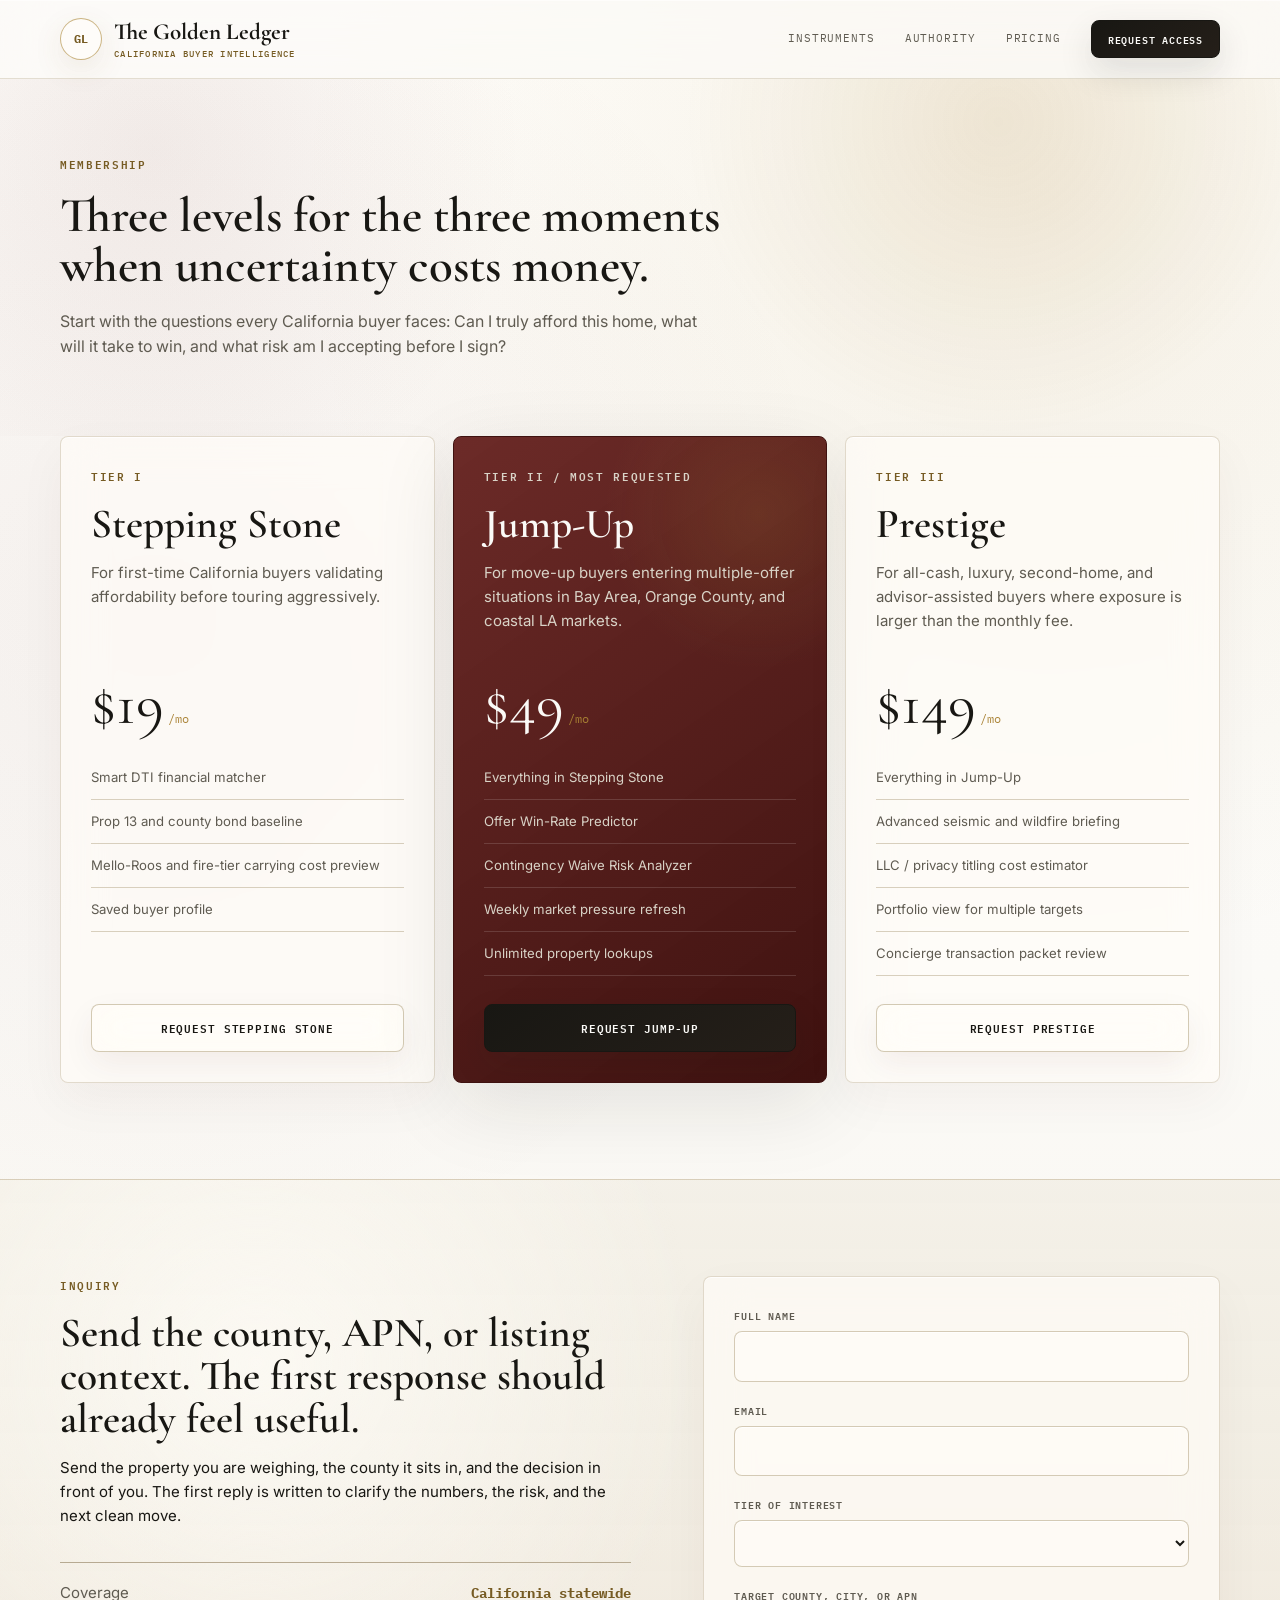
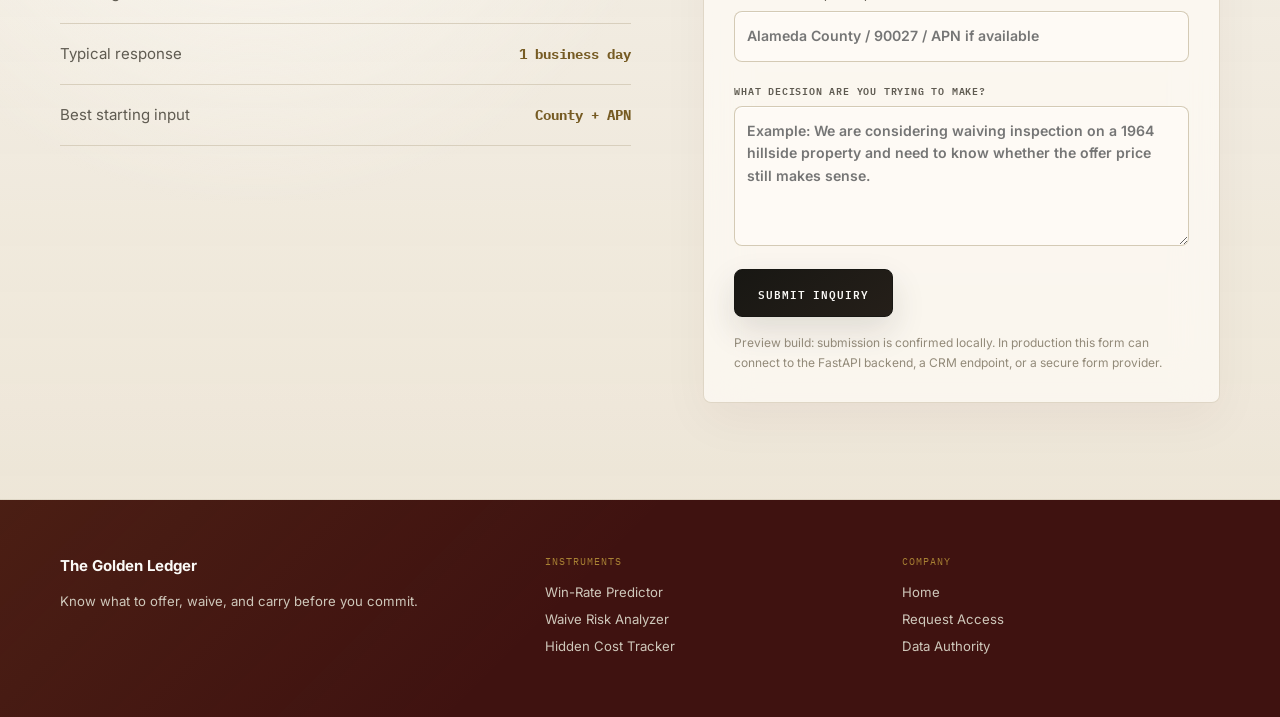
<file: golden-ledger/pricing.html>
<!doctype html>
<html lang="en">
<head>
  <meta charset="utf-8">
  <meta name="viewport" content="width=device-width, initial-scale=1">
  <title>Pricing & Inquiry | The Golden Ledger</title>
  <meta name="description" content="Three Golden Ledger membership tiers for California buyers, from first offer to private transaction review.">
  <link rel="stylesheet" href="assets/style.css">
</head>
<body>
  <header class="site-header">
    <div class="shell nav">
      <a class="brand" href="index.html"><span class="brand-mark">GL</span><span>The Golden Ledger<small>California Buyer Intelligence</small></span></a>
      <button class="nav-toggle" type="button" aria-label="Open menu" aria-expanded="false"><span></span><span></span></button>
      <nav class="nav-links">
        <a href="index.html#instruments">Instruments</a>
        <a href="index.html#authority">Authority</a>
        <a href="pricing.html">Pricing</a>
        <a href="#inquiry" class="button button-small">Request Access</a>
      </nav>
    </div>
  </header>

  <main>
    <section class="page-hero">
      <div class="shell">
        <p class="eyebrow">Membership</p>
        <h1>Three levels for the three moments when uncertainty costs money.</h1>
        <p class="lead">Start with the questions every California buyer faces: Can I truly afford this home, what will it take to win, and what risk am I accepting before I sign?</p>
      </div>
    </section>

    <section class="section no-top">
      <div class="shell pricing-grid">
        <article class="price-card" id="stepping-stone">
          <p class="eyebrow">Tier I</p>
          <h2>Stepping Stone</h2>
          <p class="audience">For first-time California buyers validating affordability before touring aggressively.</p>
          <div class="price">$19<span>/mo</span></div>
          <ul>
            <li>Smart DTI financial matcher</li>
            <li>Prop 13 and county bond baseline</li>
            <li>Mello-Roos and fire-tier carrying cost preview</li>
            <li>Saved buyer profile</li>
          </ul>
          <a class="button button-quiet tier-select" href="#inquiry" data-tier="Stepping Stone">Request Stepping Stone</a>
        </article>

        <article class="price-card featured" id="jump-up">
          <p class="eyebrow">Tier II / Most Requested</p>
          <h2>Jump-Up</h2>
          <p class="audience">For move-up buyers entering multiple-offer situations in Bay Area, Orange County, and coastal LA markets.</p>
          <div class="price">$49<span>/mo</span></div>
          <ul>
            <li>Everything in Stepping Stone</li>
            <li>Offer Win-Rate Predictor</li>
            <li>Contingency Waive Risk Analyzer</li>
            <li>Weekly market pressure refresh</li>
            <li>Unlimited property lookups</li>
          </ul>
          <a class="button tier-select" href="#inquiry" data-tier="Jump-Up">Request Jump-Up</a>
        </article>

        <article class="price-card" id="prestige">
          <p class="eyebrow">Tier III</p>
          <h2>Prestige</h2>
          <p class="audience">For all-cash, luxury, second-home, and advisor-assisted buyers where exposure is larger than the monthly fee.</p>
          <div class="price">$149<span>/mo</span></div>
          <ul>
            <li>Everything in Jump-Up</li>
            <li>Advanced seismic and wildfire briefing</li>
            <li>LLC / privacy titling cost estimator</li>
            <li>Portfolio view for multiple targets</li>
            <li>Concierge transaction packet review</li>
          </ul>
          <a class="button button-quiet tier-select" href="#inquiry" data-tier="Prestige">Request Prestige</a>
        </article>
      </div>
    </section>

    <section id="inquiry" class="section paper-panel">
      <div class="shell inquiry-grid">
        <div>
          <p class="eyebrow">Inquiry</p>
          <h2>Send the county, APN, or listing context. The first response should already feel useful.</h2>
          <p>Send the property you are weighing, the county it sits in, and the decision in front of you. The first reply is written to clarify the numbers, the risk, and the next clean move.</p>
          <div class="ledger-lines large">
            <div><span>Coverage</span><strong>California statewide</strong></div>
            <div><span>Typical response</span><strong>1 business day</strong></div>
            <div><span>Best starting input</span><strong>County + APN</strong></div>
          </div>
        </div>

        <form class="inquiry-form" id="inquiryForm">
          <label>Full name<input id="name" name="name" autocomplete="name" required></label>
          <label>Email<input id="email" name="email" type="email" autocomplete="email" required></label>
          <label>Tier of interest
            <select id="tierInterest" name="tierInterest" data-no-default aria-label="Tier of interest">
              <option value="Stepping Stone">Stepping Stone</option>
              <option value="Jump-Up">Jump-Up</option>
              <option value="Prestige">Prestige</option>
              <option value="Not sure yet">Not sure yet</option>
            </select>
          </label>
          <label>Target county, city, or APN<input id="target" name="target" placeholder="Alameda County / 90027 / APN if available"></label>
          <label>What decision are you trying to make?<textarea id="message" name="message" rows="5" placeholder="Example: We are considering waiving inspection on a 1964 hillside property and need to know whether the offer price still makes sense."></textarea></label>
          <button class="button" type="submit">Submit Inquiry</button>
          <p class="fine-print">Preview build: submission is confirmed locally. In production this form can connect to the FastAPI backend, a CRM endpoint, or a secure form provider.</p>
          <div class="form-success" id="formSuccess">Inquiry staged. In production, this would route to the membership team with the selected tier and property context.</div>
        </form>
      </div>
    </section>
  </main>

  <footer class="site-footer">
    <div class="shell footer-grid">
      <div><strong>The Golden Ledger</strong><p>Know what to offer, waive, and carry before you commit.</p></div>
      <div><span>Instruments</span><a href="instruments/win-rate.html">Win-Rate Predictor</a><a href="instruments/contingency-risk.html">Waive Risk Analyzer</a><a href="instruments/hidden-costs.html">Hidden Cost Tracker</a></div>
      <div><span>Company</span><a href="index.html">Home</a><a href="#inquiry">Request Access</a><a href="index.html#authority">Data Authority</a></div>
    </div>
  </footer>

  <script src="assets/main.js"></script>
</body>
</html>
</file>
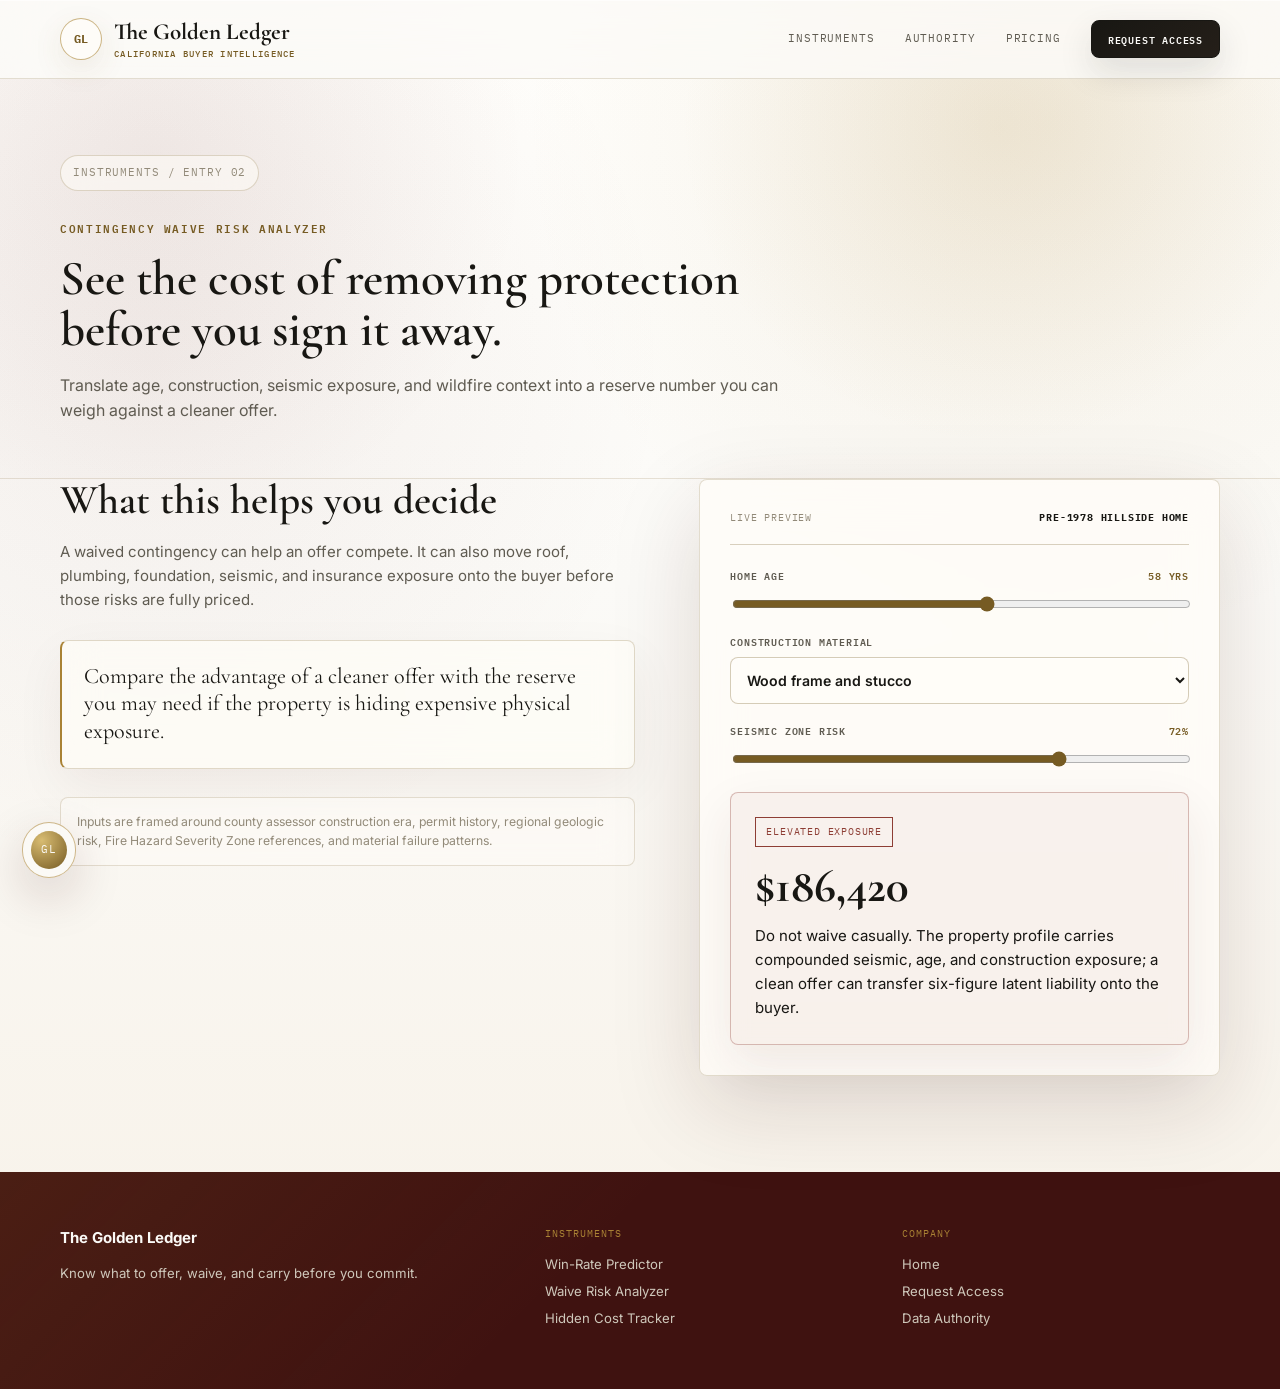
<file: golden-ledger/instruments/contingency-risk.html>
<!doctype html>
<html lang="en">
<head>
  <meta charset="utf-8">
  <meta name="viewport" content="width=device-width, initial-scale=1">
  <title>Contingency Waive Risk Analyzer | The Golden Ledger</title>
  <meta name="description" content="Expected monetary liability simulation before waiving inspection or loan contingencies on a California home.">
  <link rel="stylesheet" href="../assets/style.css">
</head>
<body>
  <header class="site-header">
    <div class="shell nav">
      <a class="brand" href="../index.html"><span class="brand-mark">GL</span><span>The Golden Ledger<small>California Buyer Intelligence</small></span></a>
      <button class="nav-toggle" type="button" aria-label="Open menu" aria-expanded="false"><span></span><span></span></button>
      <nav class="nav-links">
        <a href="../index.html#instruments">Instruments</a>
        <a href="../index.html#authority">Authority</a>
        <a href="../pricing.html">Pricing</a>
        <a href="../pricing.html#inquiry" class="button button-small">Request Access</a>
      </nav>
    </div>
  </header>

  <main>
    <section class="page-hero instrument-hero">
      <div class="shell">
        <a class="breadcrumb" href="../index.html#instruments">Instruments / Entry 02</a>
        <p class="eyebrow">Contingency Waive Risk Analyzer</p>
        <h1>See the cost of removing protection before you sign it away.</h1>
        <p class="lead">Translate age, construction, seismic exposure, and wildfire context into a reserve number you can weigh against a cleaner offer.</p>
      </div>
    </section>

    <section class="section no-top">
      <div class="shell tool-grid">
        <div>
          <h2>What this helps you decide</h2>
          <p>A waived contingency can help an offer compete. It can also move roof, plumbing, foundation, seismic, and insurance exposure onto the buyer before those risks are fully priced.</p>
          <div class="callout">Compare the advantage of a cleaner offer with the reserve you may need if the property is hiding expensive physical exposure.</div>
          <div class="source-note">Inputs are framed around county assessor construction era, permit history, regional geologic risk, Fire Hazard Severity Zone references, and material failure patterns.</div>
        </div>

        <div class="tool-panel">
          <div class="tool-head"><span>Live Preview</span><strong>Pre-1978 Hillside Home</strong></div>
          <label>Home age <output id="ageOutput">58 yrs</output><input id="homeAge" type="range" min="5" max="100" step="1" value="58"></label>
          <label>Construction material
            <select id="material">
              <option>Wood frame and stucco</option>
              <option>Unreinforced masonry</option>
              <option>Concrete and steel</option>
            </select>
          </label>
          <label>Seismic zone risk <output id="seismicOutput">72%</output><input id="seismicRisk" type="range" min="0" max="100" step="1" value="72"></label>
          <div class="risk-readout">
            <span id="riskPill" class="status risk">Elevated Exposure</span>
            <strong id="emvValue">$168,000</strong>
            <p id="briefText">Do not waive casually. The property profile carries compounded seismic, age, and insurability exposure.</p>
          </div>
        </div>
      </div>
    </section>
  </main>

  <footer class="site-footer">
    <div class="shell footer-grid">
      <div><strong>The Golden Ledger</strong><p>Know what to offer, waive, and carry before you commit.</p></div>
      <div><span>Instruments</span><a href="win-rate.html">Win-Rate Predictor</a><a href="contingency-risk.html">Waive Risk Analyzer</a><a href="hidden-costs.html">Hidden Cost Tracker</a></div>
      <div><span>Company</span><a href="../index.html">Home</a><a href="../pricing.html#inquiry">Request Access</a><a href="../index.html#authority">Data Authority</a></div>
    </div>
  </footer>

  <a class="floating-logo" href="../index.html" aria-label="The Golden Ledger">
    <span>GL</span>
    <strong>The Golden Ledger</strong>
  </a>

  <script src="../assets/main.js"></script>
</body>
</html>
</file>
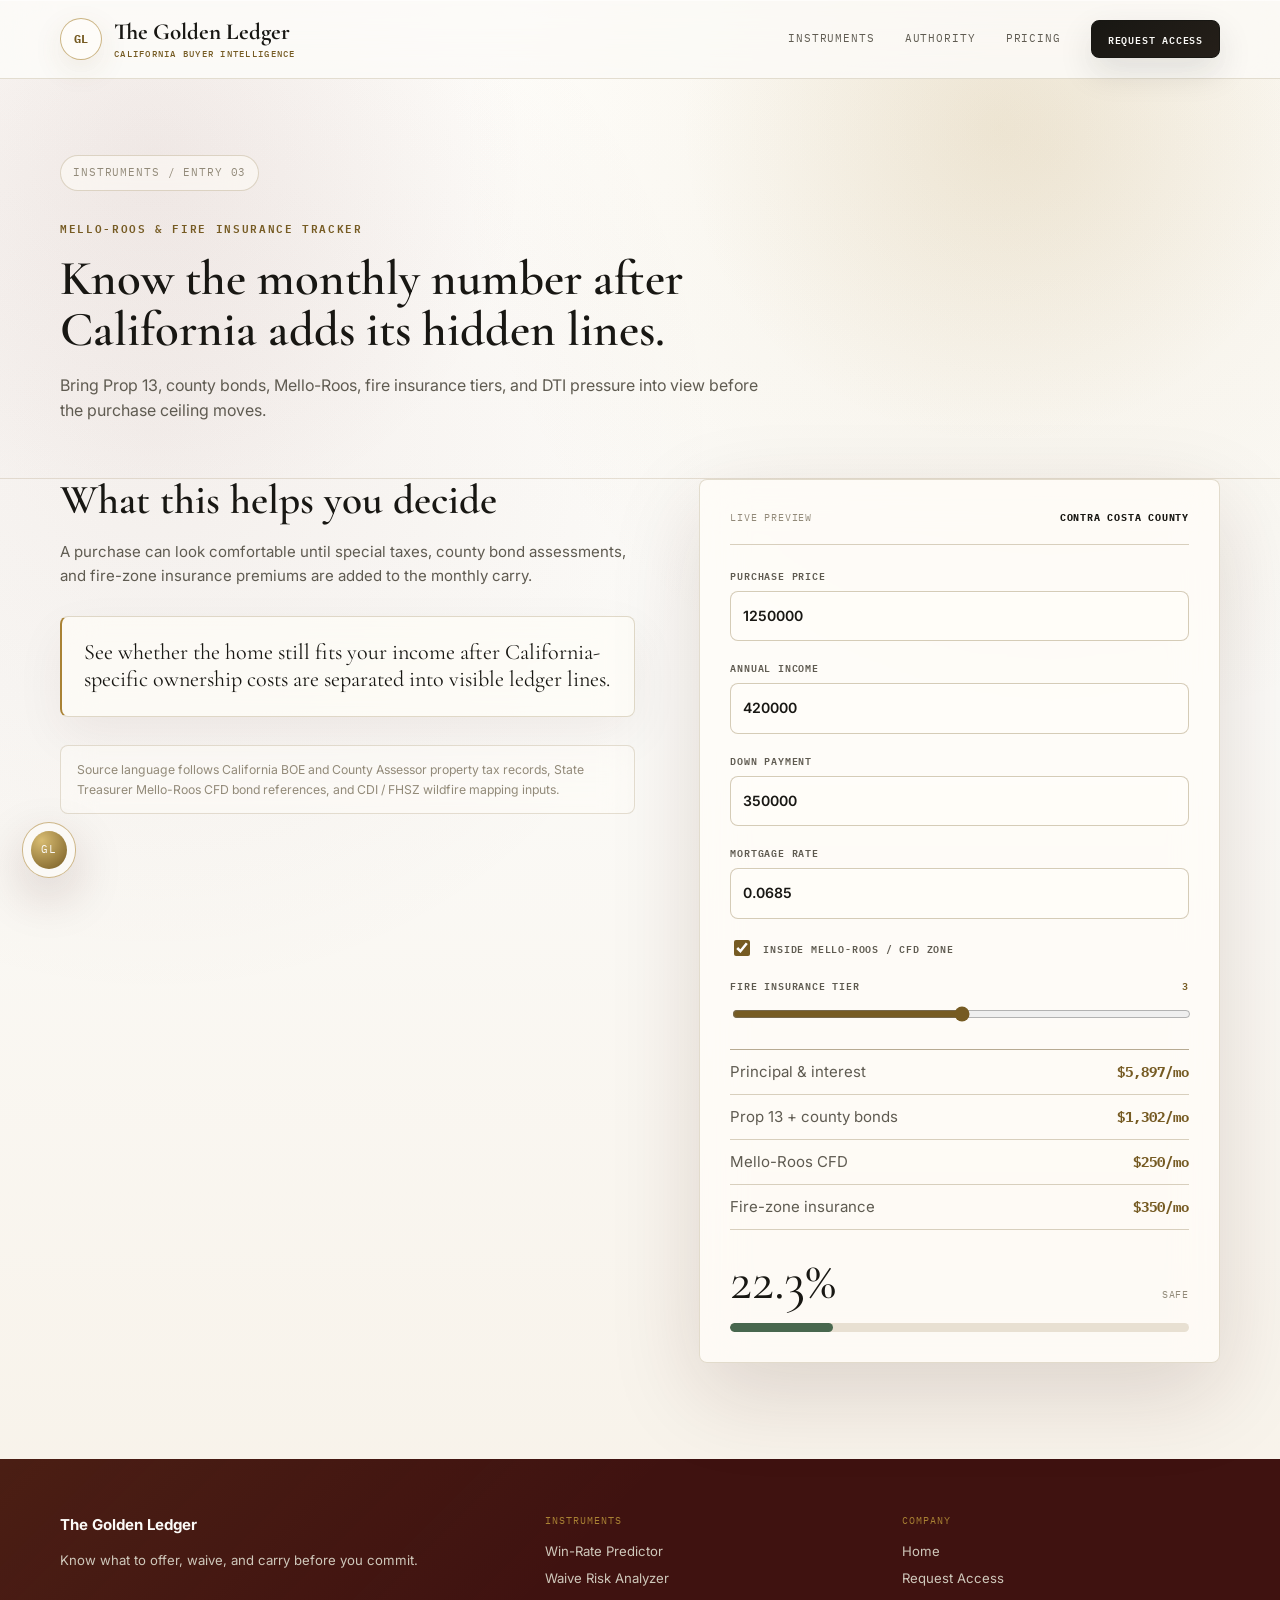
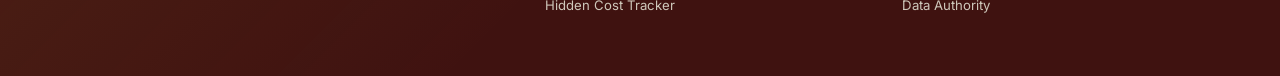
<file: golden-ledger/instruments/hidden-costs.html>
<!doctype html>
<html lang="en">
<head>
  <meta charset="utf-8">
  <meta name="viewport" content="width=device-width, initial-scale=1">
  <title>Mello-Roos & Fire Insurance Tracker | The Golden Ledger</title>
  <meta name="description" content="California hidden carrying cost calculator for Prop 13, Mello-Roos, fire insurance tiers, and DTI pressure.">
  <link rel="stylesheet" href="../assets/style.css">
</head>
<body>
  <header class="site-header">
    <div class="shell nav">
      <a class="brand" href="../index.html"><span class="brand-mark">GL</span><span>The Golden Ledger<small>California Buyer Intelligence</small></span></a>
      <button class="nav-toggle" type="button" aria-label="Open menu" aria-expanded="false"><span></span><span></span></button>
      <nav class="nav-links">
        <a href="../index.html#instruments">Instruments</a>
        <a href="../index.html#authority">Authority</a>
        <a href="../pricing.html">Pricing</a>
        <a href="../pricing.html#inquiry" class="button button-small">Request Access</a>
      </nav>
    </div>
  </header>

  <main>
    <section class="page-hero instrument-hero">
      <div class="shell">
        <a class="breadcrumb" href="../index.html#instruments">Instruments / Entry 03</a>
        <p class="eyebrow">Mello-Roos & Fire Insurance Tracker</p>
        <h1>Know the monthly number after California adds its hidden lines.</h1>
        <p class="lead">Bring Prop 13, county bonds, Mello-Roos, fire insurance tiers, and DTI pressure into view before the purchase ceiling moves.</p>
      </div>
    </section>

    <section class="section no-top">
      <div class="shell tool-grid">
        <div>
          <h2>What this helps you decide</h2>
          <p>A purchase can look comfortable until special taxes, county bond assessments, and fire-zone insurance premiums are added to the monthly carry.</p>
          <div class="callout">See whether the home still fits your income after California-specific ownership costs are separated into visible ledger lines.</div>
          <div class="source-note">Source language follows California BOE and County Assessor property tax records, State Treasurer Mello-Roos CFD bond references, and CDI / FHSZ wildfire mapping inputs.</div>
        </div>

        <div class="tool-panel">
          <div class="tool-head"><span>Live Preview</span><strong>Contra Costa County</strong></div>
          <label>Purchase price<input id="homePrice" type="number" value="1250000"></label>
          <label>Annual income<input id="annualIncome" type="number" value="420000"></label>
          <label>Down payment<input id="downPayment" type="number" value="350000"></label>
          <label>Mortgage rate<input id="mortgageRate" type="number" step="0.001" value="0.0685"></label>
          <label class="checkline"><input id="melloRoos" type="checkbox" checked> Inside Mello-Roos / CFD zone</label>
          <label>Fire insurance tier <output id="fireTierOutput">3</output><input id="fireTier" type="range" min="1" max="5" step="1" value="3"></label>
          <div class="ledger-lines large compact" id="costLines"></div>
          <div class="meter dti-meter">
            <div><span id="dtiValue">34.2%</span><small id="dtiStatus">Safe</small></div>
            <i><b id="dtiFill"></b></i>
          </div>
        </div>
      </div>
    </section>
  </main>

  <footer class="site-footer">
    <div class="shell footer-grid">
      <div><strong>The Golden Ledger</strong><p>Know what to offer, waive, and carry before you commit.</p></div>
      <div><span>Instruments</span><a href="win-rate.html">Win-Rate Predictor</a><a href="contingency-risk.html">Waive Risk Analyzer</a><a href="hidden-costs.html">Hidden Cost Tracker</a></div>
      <div><span>Company</span><a href="../index.html">Home</a><a href="../pricing.html#inquiry">Request Access</a><a href="../index.html#authority">Data Authority</a></div>
    </div>
  </footer>

  <a class="floating-logo" href="../index.html" aria-label="The Golden Ledger">
    <span>GL</span>
    <strong>The Golden Ledger</strong>
  </a>

  <script src="../assets/main.js"></script>
</body>
</html>
</file>
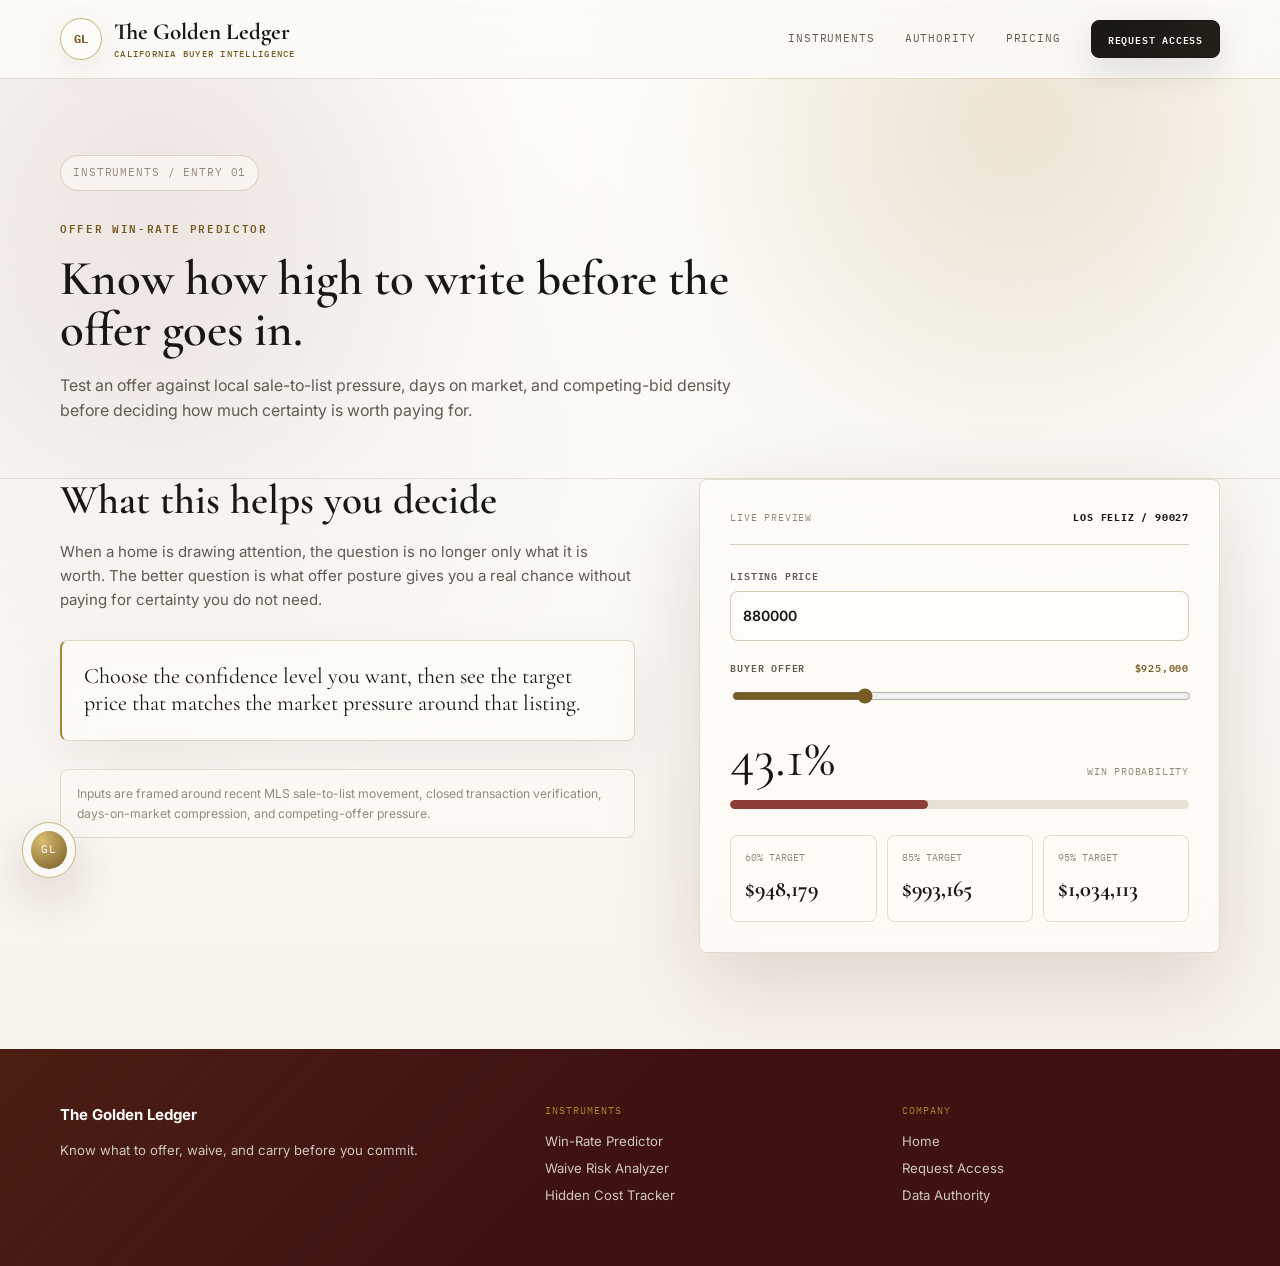
<file: golden-ledger/instruments/win-rate.html>
<!doctype html>
<html lang="en">
<head>
  <meta charset="utf-8">
  <meta name="viewport" content="width=device-width, initial-scale=1">
  <title>Offer Win-Rate Predictor | The Golden Ledger</title>
  <meta name="description" content="Offer win-rate simulation for California buyers using list price, days on market, sale-to-list ratio, and competitor pressure.">
  <link rel="stylesheet" href="../assets/style.css">
</head>
<body>
  <header class="site-header">
    <div class="shell nav">
      <a class="brand" href="../index.html"><span class="brand-mark">GL</span><span>The Golden Ledger<small>California Buyer Intelligence</small></span></a>
      <button class="nav-toggle" type="button" aria-label="Open menu" aria-expanded="false"><span></span><span></span></button>
      <nav class="nav-links">
        <a href="../index.html#instruments">Instruments</a>
        <a href="../index.html#authority">Authority</a>
        <a href="../pricing.html">Pricing</a>
        <a href="../pricing.html#inquiry" class="button button-small">Request Access</a>
      </nav>
    </div>
  </header>

  <main>
    <section class="page-hero instrument-hero">
      <div class="shell">
        <a class="breadcrumb" href="../index.html#instruments">Instruments / Entry 01</a>
        <p class="eyebrow">Offer Win-Rate Predictor</p>
        <h1>Know how high to write before the offer goes in.</h1>
        <p class="lead">Test an offer against local sale-to-list pressure, days on market, and competing-bid density before deciding how much certainty is worth paying for.</p>
      </div>
    </section>

    <section class="section no-top">
      <div class="shell tool-grid">
        <div>
          <h2>What this helps you decide</h2>
          <p>When a home is drawing attention, the question is no longer only what it is worth. The better question is what offer posture gives you a real chance without paying for certainty you do not need.</p>
          <div class="callout">Choose the confidence level you want, then see the target price that matches the market pressure around that listing.</div>
          <div class="source-note">Inputs are framed around recent MLS sale-to-list movement, closed transaction verification, days-on-market compression, and competing-offer pressure.</div>
        </div>

        <div class="tool-panel">
          <div class="tool-head"><span>Live Preview</span><strong>Los Feliz / 90027</strong></div>
          <label>Listing price<input id="listingPrice" type="number" value="880000"></label>
          <label>Buyer offer <output id="offerOutput">$925,000</output><input id="offerSlider" type="range" min="880000" max="1040000" step="2500" value="925000"></label>
          <div class="meter">
            <div><span id="winRate">85%</span><small>Win probability</small></div>
            <i><b id="winFill"></b></i>
          </div>
          <div class="result-grid" id="offerTargets"></div>
        </div>
      </div>
    </section>
  </main>

  <footer class="site-footer">
    <div class="shell footer-grid">
      <div><strong>The Golden Ledger</strong><p>Know what to offer, waive, and carry before you commit.</p></div>
      <div><span>Instruments</span><a href="win-rate.html">Win-Rate Predictor</a><a href="contingency-risk.html">Waive Risk Analyzer</a><a href="hidden-costs.html">Hidden Cost Tracker</a></div>
      <div><span>Company</span><a href="../index.html">Home</a><a href="../pricing.html#inquiry">Request Access</a><a href="../index.html#authority">Data Authority</a></div>
    </div>
  </footer>

  <a class="floating-logo" href="../index.html" aria-label="The Golden Ledger">
    <span>GL</span>
    <strong>The Golden Ledger</strong>
  </a>

  <script src="../assets/main.js"></script>
</body>
</html>
</file>
<file: golden-ledger/assets/style.css>
@import url("https://fonts.googleapis.com/css2?family=Cormorant+Garamond:wght@500;600;700&family=Inter:wght@400;500;600;700&family=IBM+Plex+Mono:wght@400;500;600&display=swap");

:root {
  --paper: #fbfaf7;
  --ivory: #f3efe6;
  --bone: #ebe3d3;
  --ink: #181713;
  --muted: #5f5b51;
  --faint: #928a79;
  --line: #d8cfbd;
  --line-dark: #b7aa92;
  --gold: #a98234;
  --gold-dark: #765b23;
  --oxblood: #641f1c;
  --oxblood-dark: #3f1210;
  --red-soft: #f2e5df;
  --navy: #641f1c;
  --green: #48674e;
  --amber: #9a7625;
  --red: #8e3e35;
  --glass: rgba(255, 253, 248, .68);
  --glass-strong: rgba(255, 253, 248, .86);
  --glass-red: rgba(100, 31, 28, .76);
  --hairline: rgba(118, 91, 35, .20);
  --shadow: 0 24px 80px rgba(31, 29, 23, .10);
  --shadow-soft: 0 18px 48px rgba(63, 18, 16, .09);
  --shadow-lift: 0 30px 90px rgba(63, 18, 16, .15);
  --display: "Cormorant Garamond", Georgia, serif;
  --body: "Inter", Arial, sans-serif;
  --mono: "IBM Plex Mono", monospace;
}

* { box-sizing: border-box; }
html { scroll-behavior: smooth; }
body {
  margin: 0;
  background:
    radial-gradient(circle at 82% 9%, rgba(169, 130, 52, .10), transparent 32%),
    radial-gradient(circle at 12% 26%, rgba(100, 31, 28, .055), transparent 34%),
    linear-gradient(180deg, #fffefb 0%, var(--paper) 42%, #f7f1e7 100%);
  color: var(--ink);
  font-family: var(--body);
  font-size: 15.04px;
  line-height: 1.6;
  -webkit-font-smoothing: antialiased;
}

a { color: inherit; text-decoration: none; }
button, input, select, textarea { font: inherit; }
img, svg { display: block; max-width: 100%; }

.shell {
  width: min(1160px, calc(100% - 40px));
  margin: 0 auto;
}

.site-header {
  position: sticky;
  top: 0;
  z-index: 30;
  background: rgba(251, 250, 247, .72);
  border-bottom: 1px solid rgba(118, 91, 35, .18);
  backdrop-filter: blur(24px) saturate(1.16);
  box-shadow: 0 1px 0 rgba(255, 255, 255, .62) inset;
}

.nav {
  min-height: 78px;
  display: flex;
  align-items: center;
  justify-content: space-between;
  gap: 24px;
}

.brand {
  display: inline-flex;
  align-items: center;
  gap: 12px;
  font-family: var(--display);
  font-size: 23px;
  font-weight: 700;
  line-height: 1;
}

.brand small {
  display: block;
  margin-top: 5px;
  font-family: var(--mono);
  font-size: 9px;
  font-weight: 500;
  letter-spacing: .14em;
  text-transform: uppercase;
  color: var(--gold-dark);
}

.brand-mark {
  width: 42px;
  height: 42px;
  border: 1px solid rgba(169, 130, 52, .60);
  background: rgba(255, 253, 248, .58);
  box-shadow: 0 10px 30px rgba(118, 91, 35, .10);
  display: grid;
  place-items: center;
  border-radius: 50%;
  font-family: var(--mono);
  font-size: 12px;
  color: var(--gold-dark);
}

.nav-links {
  display: flex;
  align-items: center;
  gap: 30px;
  font-family: var(--mono);
  font-size: 11px;
  letter-spacing: .08em;
  text-transform: uppercase;
}

.nav-links a:not(.button) {
  color: var(--muted);
  border-bottom: 1px solid transparent;
}

.nav-links a:not(.button):hover { color: var(--ink); border-color: var(--gold); }

.nav-toggle {
  display: none;
  width: 42px;
  height: 42px;
  border: 1px solid var(--line);
  background: transparent;
}

.nav-toggle span {
  display: block;
  width: 18px;
  height: 1px;
  margin: 5px auto;
  background: var(--ink);
}

.button {
  display: inline-flex;
  align-items: center;
  justify-content: center;
  min-height: 48px;
  padding: 0 23px;
  border: 1px solid var(--ink);
  border-radius: 8px;
  background: linear-gradient(145deg, var(--ink), #251f19);
  color: var(--paper);
  font-family: var(--mono);
  font-size: 11px;
  font-weight: 600;
  letter-spacing: .08em;
  text-transform: uppercase;
  cursor: pointer;
  box-shadow: 0 14px 34px rgba(24, 23, 19, .12);
  transition: transform .25s ease, box-shadow .25s ease, background .25s ease, color .25s ease, border-color .25s ease;
}

.button:hover {
  background: linear-gradient(145deg, var(--gold-dark), #8e6b28);
  border-color: var(--gold-dark);
  box-shadow: 0 18px 44px rgba(118, 91, 35, .22);
  transform: translateY(-1px);
}
.button-quiet {
  background: rgba(255, 253, 248, .56);
  color: var(--ink);
  border-color: rgba(118, 91, 35, .32);
  box-shadow: 0 12px 32px rgba(63, 18, 16, .06);
  backdrop-filter: blur(18px) saturate(1.08);
}
.button-quiet:hover { background: rgba(100, 31, 28, .92); color: var(--paper); border-color: var(--oxblood); }
.button-small { min-height: 38px; padding: 0 16px; font-size: 10px; }

.hero {
  padding: 46px 0 42px;
  border-bottom: 1px solid rgba(118, 91, 35, .18);
}

.hero-grid,
.strip-grid,
.proof-grid,
.tool-grid,
.inquiry-grid {
  display: grid;
  grid-template-columns: 1.05fr .95fr;
  gap: 72px;
  align-items: center;
}

.hero-copy { max-width: 690px; }

.hero-banner {
  position: relative;
  height: 172px;
  margin: 0 0 28px;
  overflow: hidden;
  border: 1px solid rgba(118, 91, 35, .22);
  border-radius: 8px;
  background: var(--ivory);
  box-shadow: 0 22px 64px rgba(63, 18, 16, .10);
  isolation: isolate;
}

.hero-banner img {
  width: 100%;
  height: 100%;
  object-fit: cover;
  object-position: 50% 53%;
  filter: saturate(.92) contrast(.98);
  transform: scale(1.012);
  transition: transform .85s ease, filter .85s ease;
}

.hero-banner::before,
.hero-banner::after {
  content: "";
  position: absolute;
  inset: 0;
  z-index: 1;
  pointer-events: none;
}

.hero-banner::before {
  background:
    linear-gradient(90deg, rgba(251, 250, 247, .88) 0%, rgba(251, 250, 247, .54) 38%, rgba(251, 250, 247, .18) 72%),
    linear-gradient(180deg, rgba(255, 253, 248, .30), rgba(100, 31, 28, .18));
}

.hero-banner::after {
  border-top: 3px solid rgba(169, 130, 52, .78);
  box-shadow: inset 0 -80px 90px rgba(251, 250, 247, .32);
}

.hero-banner figcaption {
  position: absolute;
  left: 18px;
  bottom: 15px;
  z-index: 2;
  margin: 0;
  max-width: calc(100% - 36px);
  color: var(--gold-dark);
  font-family: var(--mono);
  font-size: 10px;
  font-weight: 600;
  letter-spacing: .12em;
  text-transform: uppercase;
}

.hero-banner:hover img {
  filter: saturate(1) contrast(1.02);
  transform: scale(1.04);
}

.eyebrow {
  margin: 0 0 18px;
  color: var(--gold-dark);
  font-family: var(--mono);
  font-size: 11px;
  font-weight: 600;
  letter-spacing: .15em;
  text-transform: uppercase;
}

h1, h2, h3 {
  margin: 0;
  font-family: var(--display);
  font-weight: 600;
  line-height: 1.04;
  color: var(--ink);
}

h1 { font-size: 48.88px; max-width: 720px; }
h2 { font-size: 41.36px; }
h3 { font-size: 27.26px; }

.lead {
  margin: 18px 0 0;
  max-width: 640px;
  color: var(--muted);
  font-size: 15.98px;
  line-height: 1.56;
}

.hero-actions {
  margin-top: 24px;
  display: flex;
  gap: 12px;
  flex-wrap: wrap;
}

.hero-intel {
  position: relative;
  overflow: hidden;
  border: 1px solid rgba(118, 91, 35, .28);
  border-radius: 8px;
  background:
    linear-gradient(145deg, rgba(255, 253, 248, .84), rgba(242, 229, 223, .58)),
    rgba(255, 253, 248, .70);
  box-shadow: var(--shadow-lift);
  backdrop-filter: blur(26px) saturate(1.12);
  padding: 22px;
}

.hero-intel::before {
  content: "";
  position: absolute;
  inset: 0;
  pointer-events: none;
  border-top: 4px solid var(--gold);
}

.intel-top {
  display: flex;
  align-items: center;
  justify-content: space-between;
  gap: 18px;
  padding-bottom: 16px;
  border-bottom: 1px solid var(--line);
}

.intel-top span,
.intel-primary span,
.intel-metrics span,
.intel-status span,
.intel-map-label {
  font-family: var(--mono);
  font-size: 10px;
  letter-spacing: .09em;
  text-transform: uppercase;
}

.intel-top span,
.intel-metrics span,
.intel-map-label {
  color: var(--faint);
}

.intel-top strong {
  display: block;
  margin-top: 4px;
  font-family: var(--display);
  font-size: 29px;
  line-height: 1;
  color: var(--oxblood);
}

.intel-seal {
  width: 58px;
  height: 58px;
  flex: none;
  display: grid;
  place-items: center;
  border-radius: 50%;
  background: radial-gradient(circle at 30% 25%, #dfc77c, var(--gold-dark));
  color: var(--paper);
  font-family: var(--mono);
  font-size: 13px;
  letter-spacing: .08em;
  box-shadow: 0 12px 30px rgba(118, 91, 35, .24);
}

.intel-map {
  position: relative;
  height: 220px;
  margin: 18px 0;
  overflow: hidden;
  border: 1px solid rgba(118, 91, 35, .28);
  border-radius: 7px;
  background:
    radial-gradient(circle at 72% 25%, rgba(169, 130, 52, .16), transparent 22%),
    linear-gradient(135deg, rgba(100, 31, 28, .08), transparent 42%),
    var(--ivory);
}

.hero-mini-map {
  position: absolute;
  inset: 0;
  z-index: 0;
  background: var(--bone);
}

.hero-mini-map .leaflet-tile {
  filter: saturate(.84) contrast(.92) sepia(.10);
}

.hero-mini-map .leaflet-control-attribution {
  display: none;
}

.hero-mini-map::after {
  content: "";
  position: absolute;
  inset: 0;
  z-index: 450;
  pointer-events: none;
  background:
    linear-gradient(90deg, rgba(251, 250, 247, .26), transparent 26%, rgba(100, 31, 28, .10)),
    radial-gradient(circle at 55% 46%, transparent 0 18%, rgba(251, 250, 247, .18) 46%, rgba(63, 18, 16, .12) 100%);
}

.intel-grid {
  position: absolute;
  inset: -20px;
  background:
    linear-gradient(90deg, rgba(169,130,52,.14) 1px, transparent 1px),
    linear-gradient(rgba(169,130,52,.14) 1px, transparent 1px);
  background-size: 44px 44px;
  transform: rotate(-2deg);
}

.intel-zone {
  position: absolute;
  border: 1px solid;
}

.intel-zone-cfd {
  left: 44px;
  top: 46px;
  width: 230px;
  height: 134px;
  background: rgba(169, 130, 52, .18);
  border-color: var(--gold-dark);
  transform: rotate(-7deg);
}

.intel-zone-fire {
  right: 18px;
  top: 34px;
  width: 220px;
  height: 166px;
  background: rgba(142, 62, 53, .16);
  border-color: var(--red);
  transform: rotate(8deg);
}

.intel-route {
  position: absolute;
  left: -10%;
  top: 52%;
  width: 120%;
  height: 2px;
  background: rgba(100, 31, 28, .32);
  transform: rotate(-13deg);
}

.intel-pin {
  position: absolute;
  left: 52%;
  top: 47%;
  width: 56px;
  height: 56px;
  display: grid;
  place-items: center;
  border-radius: 50%;
  background: rgba(100, 31, 28, .14);
  transform: translate(-50%, -50%);
}

.intel-pin span {
  width: 18px;
  height: 18px;
  display: block;
  border-radius: 50%;
  background: var(--oxblood);
  box-shadow: 0 0 0 8px rgba(100, 31, 28, .10);
}

.intel-map-label {
  position: absolute;
  left: 14px;
  bottom: 12px;
  z-index: 2;
  padding: 7px 9px;
  background: rgba(251, 250, 247, .72);
  border: 1px solid rgba(118, 91, 35, .26);
  border-radius: 6px;
  backdrop-filter: blur(14px);
  color: var(--gold-dark);
}

.intel-map-source {
  position: absolute;
  right: 12px;
  bottom: 12px;
  z-index: 2;
  max-width: 210px;
  padding: 7px 9px;
  border: 1px solid rgba(118, 91, 35, .22);
  border-radius: 6px;
  background: rgba(251, 250, 247, .62);
  color: var(--muted);
  font-family: var(--mono);
  font-size: 8px;
  line-height: 1.35;
  letter-spacing: .08em;
  text-transform: uppercase;
  text-align: right;
  backdrop-filter: blur(14px);
}

.intel-primary {
  padding: 18px;
  border-radius: 7px 7px 0 0;
  background: linear-gradient(145deg, rgba(100, 31, 28, .96), rgba(63, 18, 16, .96));
  color: var(--paper);
}

.intel-primary span {
  display: block;
  color: #e7d6bc;
}

.intel-primary strong {
  display: block;
  margin-top: 6px;
  font-family: var(--display);
  font-size: 54px;
  line-height: .96;
  color: var(--paper);
}

.intel-metrics {
  display: grid;
  grid-template-columns: repeat(3, 1fr);
  gap: 1px;
  margin-top: 1px;
  background: rgba(118, 91, 35, .18);
}

.intel-metrics div {
  background: rgba(255, 253, 248, .76);
  backdrop-filter: blur(14px);
  padding: 14px;
}

.intel-metrics strong {
  display: block;
  margin-top: 5px;
  font-family: var(--display);
  font-size: 28px;
  line-height: 1;
  color: var(--oxblood);
}

.intel-status {
  display: flex;
  gap: 8px;
  flex-wrap: wrap;
  margin-top: 14px;
}

.intel-status span {
  border: 1px solid rgba(118, 91, 35, .34);
  border-radius: 999px;
  padding: 7px 10px;
  color: var(--gold-dark);
  background: rgba(251, 250, 247, .70);
}

.ledger-lines { border-top: 1px solid var(--line-dark); }
.ledger-lines div {
  display: flex;
  align-items: baseline;
  justify-content: space-between;
  gap: 18px;
  padding: 9px 0;
  border-bottom: 1px solid var(--line);
}

.ledger-lines span { color: var(--muted); }
.ledger-lines strong {
  font-family: var(--mono);
  font-size: 14px;
  color: var(--gold-dark);
  white-space: nowrap;
}

.ledger-lines.large { margin-top: 34px; }
.ledger-lines.large div { padding: 18px 0; }
.ledger-lines.compact { margin-top: 24px; }
.ledger-lines.compact div { padding: 10px 0; }

.fine-print {
  margin: 14px 0 0;
  color: var(--faint);
  font-size: 12px;
}

.intro-strip {
  padding: 42px 0;
  background:
    radial-gradient(circle at 74% 10%, rgba(169, 130, 52, .20), transparent 28%),
    linear-gradient(135deg, rgba(169, 130, 52, .10), transparent 42%),
    var(--oxblood-dark);
  color: var(--paper);
}

.intro-strip h2 { color: var(--paper); font-size: 35.72px; }
.intro-strip p:not(.eyebrow) { margin: 0; color: #d9d3c7; }

.region-showcase {
  padding: 76px 0 26px;
  background:
    linear-gradient(180deg, #fffdf8 0%, var(--paper) 74%),
    var(--paper);
}

.region-head {
  margin-bottom: 28px;
}

.region-grid {
  display: grid;
  grid-template-columns: 1fr 1.12fr 1fr;
  gap: 16px;
  align-items: stretch;
}

.region-card {
  position: relative;
  min-height: 430px;
  overflow: hidden;
  border: 1px solid rgba(118, 91, 35, .24);
  border-radius: 8px;
  background: var(--ink);
  box-shadow: var(--shadow-soft);
}

.region-card.tall {
  min-height: 500px;
  transform: translateY(-22px);
}

.region-card img {
  position: absolute;
  inset: 0;
  width: 100%;
  height: 100%;
  min-height: inherit;
  object-fit: cover;
  object-position: center;
  filter: saturate(.88) contrast(.98);
  transform: scale(1.01);
  transition: transform .7s ease, filter .7s ease;
}

.feature-window-offer img {
  object-position: 50% 52%;
}

.feature-window-risk img {
  object-position: 46% 46%;
}

.feature-window-carry img {
  object-position: 50% 58%;
}

.region-card::after {
  content: "";
  position: absolute;
  inset: 0;
  background:
    linear-gradient(180deg, rgba(24, 23, 19, .00) 0%, rgba(24, 23, 19, .16) 34%, rgba(63, 18, 16, .88) 100%);
  pointer-events: none;
}

.region-card div {
  position: absolute;
  left: 22px;
  right: 22px;
  bottom: 22px;
  z-index: 1;
  color: var(--paper);
  border: 1px solid rgba(255, 253, 248, .18);
  border-radius: 8px;
  background: rgba(63, 18, 16, .28);
  padding: 18px;
  backdrop-filter: blur(12px) saturate(1.05);
}

.region-card span {
  display: block;
  margin-bottom: 10px;
  color: #e7c86f;
  font-family: var(--mono);
  font-size: 10px;
  font-weight: 600;
  letter-spacing: .12em;
  text-transform: uppercase;
}

.region-card h3 {
  max-width: 360px;
  color: var(--paper);
}

.region-card p {
  max-width: 360px;
  margin: 12px 0 0;
  color: rgba(251, 250, 247, .78);
  font-size: 13.16px;
}

.region-card:hover img {
  filter: saturate(1.02) contrast(1.03);
  transform: scale(1.055);
}

.section { padding: 96px 0; }
.no-top { padding-top: 0; }
.section-head { max-width: 760px; margin-bottom: 42px; }
.section-head.narrow { max-width: 720px; }
.section-head p:not(.eyebrow) { color: var(--muted); }

.feature-grid,
.authority-grid,
.pricing-grid {
  display: grid;
  grid-template-columns: repeat(3, 1fr);
  gap: 18px;
}

.feature-card,
.authority-card,
.price-card,
.tool-panel,
.inquiry-form {
  border: 1px solid var(--hairline);
  background: var(--glass);
  padding: 30px;
  border-radius: 8px;
  box-shadow: 0 1px 0 rgba(255, 255, 255, .72) inset, 0 18px 50px rgba(63, 18, 16, .045);
  backdrop-filter: blur(22px) saturate(1.08);
}

.feature-card {
  min-height: 390px;
  display: flex;
  flex-direction: column;
  transition: transform .35s ease, box-shadow .35s ease, border-color .35s ease, background .35s ease;
}

.feature-card:hover {
  transform: translateY(-6px);
  border-color: rgba(169, 130, 52, .38);
  background: var(--glass-strong);
  box-shadow: var(--shadow-lift);
}
.feature-number {
  font-family: var(--display);
  font-size: 44px;
  color: var(--gold);
}

.feature-card h3 { margin-top: 18px; }
.feature-card p { color: var(--muted); }
.feature-card a {
  margin-top: auto;
  color: var(--gold-dark);
  font-family: var(--mono);
  font-size: 11px;
  font-weight: 600;
  letter-spacing: .08em;
  text-transform: uppercase;
}

.mini-metric {
  margin: 18px 0 26px;
  padding: 16px 0;
  border-top: 1px solid var(--line);
  border-bottom: 1px solid var(--line);
}

.mini-metric span {
  display: block;
  color: var(--faint);
  font-family: var(--mono);
  font-size: 10px;
  letter-spacing: .08em;
  text-transform: uppercase;
}

.mini-metric strong {
  display: block;
  margin-top: 5px;
  font-family: var(--display);
  font-size: 28px;
  color: var(--ink);
}

.paper-panel {
  background:
    radial-gradient(circle at 20% 20%, rgba(255, 253, 248, .72), transparent 35%),
    linear-gradient(180deg, rgba(243, 239, 230, .86), rgba(235, 227, 211, .78));
  border-top: 1px solid rgba(118, 91, 35, .18);
  border-bottom: 1px solid rgba(118, 91, 35, .18);
}

.map-panel {
  position: relative;
  min-height: 450px;
  overflow: hidden;
  border: 1px solid rgba(118, 91, 35, .32);
  border-radius: 8px;
  background:
    linear-gradient(90deg, rgba(169,130,52,.12) 1px, transparent 1px),
    linear-gradient(rgba(169,130,52,.12) 1px, transparent 1px),
    #f8f3e8;
  background-size: 50px 50px;
}

.map-toolbar {
  position: absolute;
  inset: 18px 18px auto;
  z-index: 2;
  display: flex;
  gap: 8px;
  flex-wrap: wrap;
}

.map-toolbar span {
  padding: 8px 10px;
  border: 1px solid var(--line-dark);
  background: rgba(251,250,247,.88);
  font-family: var(--mono);
  font-size: 10px;
  text-transform: uppercase;
  color: var(--muted);
}

.map-lines i {
  position: absolute;
  background: var(--line-dark);
  opacity: .65;
}
.map-lines i:nth-child(1) { left: -30px; top: 130px; width: 120%; height: 1px; transform: rotate(-5deg); }
.map-lines i:nth-child(2) { left: -20px; top: 265px; width: 120%; height: 1px; transform: rotate(3deg); }
.map-lines i:nth-child(3) { left: 110px; top: -20px; width: 1px; height: 120%; transform: rotate(4deg); }
.map-lines i:nth-child(4) { left: 295px; top: -20px; width: 1px; height: 120%; transform: rotate(-2deg); }
.map-lines i:nth-child(5) { right: 95px; top: -20px; width: 1px; height: 120%; transform: rotate(5deg); }

.map-zone {
  position: absolute;
  border: 1px solid;
  opacity: .9;
}
.zone-gold { left: 70px; top: 105px; width: 260px; height: 210px; background: rgba(169,130,52,.15); border-color: var(--gold); transform: rotate(-5deg); }
.zone-red { right: 42px; top: 135px; width: 240px; height: 230px; background: rgba(142,62,53,.13); border-color: var(--red); transform: rotate(7deg); }
.map-pin {
  position: absolute;
  left: 52%;
  top: 53%;
  width: 18px;
  height: 18px;
  border-radius: 50%;
  background: var(--ink);
  box-shadow: 0 0 0 12px rgba(24,23,19,.12);
}
.map-panel p {
  position: absolute;
  left: 20px;
  bottom: 16px;
  margin: 0;
  color: var(--faint);
  font-family: var(--mono);
  font-size: 10px;
  letter-spacing: .08em;
  text-transform: uppercase;
}

.live-map-panel {
  min-height: 520px;
  margin-bottom: 116px;
  overflow: visible;
  background: rgba(243, 239, 230, .76);
  box-shadow: var(--shadow-lift);
}

.live-map {
  position: absolute;
  inset: 0;
  z-index: 0;
  background: var(--bone);
}

.live-map::before {
  content: "Loading California map data";
  position: absolute;
  inset: 0;
  display: grid;
  place-items: center;
  color: var(--faint);
  font-family: var(--mono);
  font-size: 11px;
  letter-spacing: .12em;
  text-transform: uppercase;
}

.leaflet-container {
  font-family: var(--body);
  background: var(--bone);
}

.leaflet-control-attribution {
  font-family: var(--mono);
  font-size: 9px;
}

.ledger-popup {
  min-width: 210px;
  color: var(--ink);
}

.ledger-popup strong {
  display: block;
  margin-bottom: 8px;
  font-family: var(--display);
  font-size: 22px;
  line-height: 1;
}

.ledger-popup span {
  display: block;
  color: var(--gold-dark);
  font-family: var(--mono);
  font-size: 10px;
  letter-spacing: .08em;
  text-transform: uppercase;
}

.map-toolbar-live {
  right: 18px;
  left: 18px;
  align-items: center;
}

.map-control,
.map-market {
  min-height: 42px;
  border: 1px solid rgba(118, 91, 35, .36);
  border-radius: 8px;
  background: rgba(251, 250, 247, .70);
  color: var(--muted);
  padding: 0 13px;
  font-family: var(--mono);
  font-size: 10px;
  letter-spacing: .08em;
  text-transform: uppercase;
  box-shadow: 0 12px 32px rgba(63, 18, 16, .08);
  backdrop-filter: blur(18px) saturate(1.12);
}

.map-control {
  cursor: pointer;
}

.map-control.active {
  border-color: var(--gold-dark);
  background: linear-gradient(145deg, var(--gold-dark), #8e6b28);
  color: var(--paper);
}

.map-control[data-ledger-layer="fire"].active {
  border-color: var(--oxblood);
  background: linear-gradient(145deg, var(--oxblood), var(--oxblood-dark));
}

.map-market {
  margin-left: auto;
  display: inline-flex;
  align-items: center;
  gap: 10px;
}

.map-market select {
  border: 0;
  background: transparent;
  color: var(--ink);
  font-family: var(--mono);
  font-size: 10px;
  text-transform: uppercase;
}

.map-readout {
  position: absolute;
  left: 18px;
  right: 18px;
  bottom: 18px;
  z-index: 2;
  border: 1px solid rgba(118, 91, 35, .36);
  border-radius: 8px;
  background: rgba(251, 250, 247, .78);
  padding: 16px;
  box-shadow: 0 16px 50px rgba(63, 18, 16, .12);
  backdrop-filter: blur(22px) saturate(1.12);
}

.map-readout span {
  display: block;
  color: var(--gold-dark);
  font-family: var(--mono);
  font-size: 10px;
  letter-spacing: .08em;
  text-transform: uppercase;
}

.map-readout strong {
  display: block;
  margin-top: 4px;
  font-family: var(--display);
  font-size: 28px;
  line-height: 1;
}

.map-readout p {
  position: static;
  margin: 8px 0 0;
  color: var(--muted);
  font-family: var(--body);
  font-size: 12.22px;
  letter-spacing: 0;
  text-transform: none;
}

.map-panel .map-footnote {
  position: absolute;
  left: 18px;
  right: 18px;
  bottom: -102px;
  margin: 0;
  border-left: 2px solid var(--gold);
  padding: 8px 0 8px 14px;
  color: var(--muted);
  font-family: var(--body);
  font-size: 11.28px;
  line-height: 1.45;
  letter-spacing: 0;
  text-transform: none;
}

.map-panel .map-footnote p {
  position: static;
  margin: 0;
  color: var(--muted);
  font-family: var(--body);
  font-size: inherit;
  line-height: inherit;
  letter-spacing: 0;
  text-transform: none;
}

.map-panel .map-footnote p + p {
  margin-top: 4px;
}

.map-panel .map-footnote strong {
  color: var(--gold-dark);
  font-weight: 600;
}

.timeline {
  list-style: none;
  margin: 28px 0 0;
  padding: 0;
}
.timeline li {
  position: relative;
  display: grid;
  grid-template-columns: 42px 1fr;
  gap: 18px;
  margin-bottom: 12px;
  padding: 14px 16px 16px 0;
  border: 1px solid transparent;
  border-radius: 8px;
  transition: transform .75s ease, box-shadow .75s ease, background .75s ease, border-color .75s ease;
}

.timeline li::after {
  content: "";
  position: absolute;
  inset: 9px auto 9px 9px;
  width: 1px;
  background: linear-gradient(var(--gold), transparent);
  opacity: 0;
  transition: opacity .75s ease;
}

.timeline li:hover,
.timeline li.is-active {
  transform: translateX(8px);
  border-color: rgba(169, 130, 52, .30);
  background: rgba(255, 253, 248, .62);
  box-shadow: 0 22px 60px rgba(63, 18, 16, .10);
  backdrop-filter: blur(18px) saturate(1.08);
}

.timeline li:hover::after,
.timeline li.is-active::after {
  opacity: .8;
}
.timeline li span {
  position: relative;
  z-index: 1;
  width: 42px;
  height: 42px;
  display: grid;
  place-items: center;
  border: 1px solid var(--red);
  border-radius: 50%;
  color: var(--red);
  font-family: var(--mono);
  font-size: 12px;
  background: var(--paper);
  transition: background .75s ease, color .75s ease, box-shadow .75s ease, border-color .75s ease;
}

.timeline li:hover span,
.timeline li.is-active span {
  border-color: var(--gold-dark);
  background: radial-gradient(circle at 30% 25%, #d9be72, var(--gold-dark));
  color: var(--paper);
  box-shadow: 0 12px 34px rgba(118, 91, 35, .28);
}

.timeline strong { display: block; margin-bottom: 4px; }
.timeline p { margin: 0; color: var(--muted); }

.authority-grid { grid-template-columns: repeat(4, 1fr); }
.authority-card {
  position: relative;
  min-height: 300px;
  display: flex;
  flex-direction: column;
  padding: 24px;
  transition: border-color .35s ease, box-shadow .35s ease, transform .35s ease, background .35s ease;
}

.authority-card:hover,
.authority-card:focus-visible {
  border-color: rgba(169, 130, 52, .42);
  background: rgba(255, 253, 248, .86);
  box-shadow: var(--shadow-lift);
  transform: translateY(-6px);
}

.authority-card:focus-visible {
  outline: 2px solid var(--gold);
  outline-offset: 3px;
}

.authority-badge {
  width: 58px;
  height: 58px;
  display: grid;
  place-items: center;
  border: 1px solid rgba(142, 62, 53, .76);
  background: rgba(255, 253, 248, .58);
  box-shadow: 0 12px 34px rgba(142, 62, 53, .08);
  border-radius: 50%;
  color: var(--red);
  font-family: var(--mono);
  font-size: 9px;
  text-align: center;
  line-height: 1.2;
}
.authority-grid h3 { margin: 20px 0 10px; font-size: 22.56px; }
.authority-grid p { color: var(--muted); font-size: 13.16px; }

.source-link {
  margin-top: auto;
  padding-top: 22px;
  color: var(--gold-dark);
  font-family: var(--mono);
  font-size: 10px;
  font-weight: 600;
  letter-spacing: .10em;
  text-transform: uppercase;
}

.source-link::after {
  content: " ->";
}

.closing-cta {
  padding: 88px 0;
  text-align: center;
}
.closing-cta .shell { max-width: 720px; }
.closing-cta p:not(.eyebrow) { color: var(--muted); margin: 18px auto 28px; max-width: 560px; }

.site-footer {
  padding: 54px 0;
  background:
    linear-gradient(135deg, rgba(169, 130, 52, .11), transparent 45%),
    var(--oxblood-dark);
  color: var(--paper);
}
.footer-grid {
  display: grid;
  grid-template-columns: 1.4fr 1fr 1fr;
  gap: 40px;
}
.site-footer p, .site-footer a { color: #cfc8bb; font-size: 13.16px; }
.site-footer span {
  display: block;
  margin-bottom: 12px;
  color: var(--gold);
  font-family: var(--mono);
  font-size: 10px;
  letter-spacing: .10em;
  text-transform: uppercase;
}
.site-footer a { display: block; margin: 6px 0; }

.page-hero {
  position: relative;
  padding: 76px 0 76px;
  overflow: hidden;
}

.page-hero::before {
  content: "";
  position: absolute;
  inset: 0;
  pointer-events: none;
  background:
    radial-gradient(circle at 78% 12%, rgba(169, 130, 52, .12), transparent 30%),
    radial-gradient(circle at 12% 20%, rgba(100, 31, 28, .07), transparent 32%);
}

.page-hero .shell {
  position: relative;
  z-index: 1;
}

.instrument-hero {
  padding-bottom: 54px;
  border-bottom: 1px solid rgba(118, 91, 35, .16);
}

.instrument-hero .lead {
  max-width: 720px;
}

.breadcrumb {
  display: inline-block;
  margin-bottom: 28px;
  color: var(--faint);
  font-family: var(--mono);
  font-size: 11px;
  letter-spacing: .08em;
  text-transform: uppercase;
  border: 1px solid rgba(118, 91, 35, .22);
  border-radius: 999px;
  background: rgba(255, 253, 248, .54);
  padding: 8px 12px;
  backdrop-filter: blur(18px) saturate(1.08);
}

.tool-grid {
  align-items: start;
  gap: 64px;
}
.tool-grid h2 { margin-bottom: 18px; }
.tool-grid p { color: var(--muted); }
.callout {
  margin: 28px 0;
  padding: 22px;
  border: 1px solid rgba(118, 91, 35, .22);
  border-left: 2px solid var(--gold);
  border-radius: 8px;
  background: rgba(255, 253, 248, .64);
  color: var(--ink);
  font-family: var(--display);
  font-size: 22.09px;
  line-height: 1.25;
  box-shadow: 0 18px 50px rgba(63, 18, 16, .06);
  backdrop-filter: blur(18px) saturate(1.08);
}
.source-note {
  border: 1px solid rgba(118, 91, 35, .18);
  border-radius: 8px;
  padding: 14px 16px;
  background: rgba(255, 253, 248, .44);
  color: var(--faint);
  font-size: 12.22px;
  backdrop-filter: blur(16px);
}

.tool-panel { box-shadow: var(--shadow); }
.tool-panel {
  background: rgba(255, 253, 248, .72);
  box-shadow: var(--shadow-lift);
  transition: transform .35s ease, box-shadow .35s ease, border-color .35s ease, background .35s ease;
}

.tool-panel:hover,
.tool-panel:focus-within {
  transform: translateY(-4px);
  border-color: rgba(169, 130, 52, .38);
  background: rgba(255, 253, 248, .86);
  box-shadow: 0 34px 96px rgba(63, 18, 16, .14);
}

.tool-head {
  display: flex;
  justify-content: space-between;
  gap: 14px;
  padding-bottom: 18px;
  margin-bottom: 22px;
  border-bottom: 1px solid var(--line);
}
.tool-head span, .tool-head strong {
  font-family: var(--mono);
  font-size: 10px;
  letter-spacing: .08em;
  text-transform: uppercase;
}
.tool-head span { color: var(--faint); }

.tool-panel label,
.inquiry-form label {
  display: block;
  margin-bottom: 18px;
  color: var(--muted);
  font-family: var(--mono);
  font-size: 10px;
  font-weight: 600;
  letter-spacing: .08em;
  text-transform: uppercase;
}
.tool-panel input:not([type="range"]):not([type="checkbox"]),
.tool-panel select,
.inquiry-form input,
.inquiry-form select,
.inquiry-form textarea {
  width: 100%;
  margin-top: 8px;
  border: 1px solid rgba(118, 91, 35, .30);
  border-radius: 8px;
  background: rgba(255, 253, 248, .68);
  padding: 13px 12px;
  color: var(--ink);
  font-family: var(--body);
  font-size: 14.1px;
  text-transform: none;
  letter-spacing: 0;
  box-shadow: 0 1px 0 rgba(255, 255, 255, .74) inset;
  transition: border-color .22s ease, background .22s ease, box-shadow .22s ease;
}

.tool-panel input:not([type="range"]):not([type="checkbox"]):focus,
.tool-panel select:focus,
.inquiry-form input:focus,
.inquiry-form select:focus,
.inquiry-form textarea:focus {
  outline: none;
  border-color: rgba(169, 130, 52, .68);
  background: rgba(255, 253, 248, .92);
  box-shadow: 0 0 0 4px rgba(169, 130, 52, .12);
}
.tool-panel input[type="range"] {
  width: 100%;
  margin-top: 13px;
  accent-color: var(--gold-dark);
}
.tool-panel output {
  float: right;
  color: var(--gold-dark);
}
.checkline {
  display: flex !important;
  align-items: center;
  gap: 10px;
}
.checkline input { width: 16px; height: 16px; accent-color: var(--gold-dark); }

.meter {
  margin-top: 24px;
  display: grid;
  gap: 14px;
}
.meter div {
  display: flex;
  align-items: baseline;
  justify-content: space-between;
}
.meter span {
  font-family: var(--display);
  font-size: 54.52px;
  line-height: 1;
}
.meter small {
  color: var(--faint);
  font-family: var(--mono);
  font-size: 10px;
  letter-spacing: .08em;
  text-transform: uppercase;
}
.meter i {
  display: block;
  height: 9px;
  border-radius: 999px;
  background: rgba(118, 91, 35, .16);
  overflow: hidden;
}
.meter b {
  display: block;
  height: 100%;
  width: 50%;
  background: var(--green);
  border-radius: inherit;
  transition: width .25s ease, background .25s ease;
}

.result-grid {
  margin-top: 26px;
  display: grid;
  grid-template-columns: repeat(3, 1fr);
  gap: 10px;
}
.result-grid div {
  border: 1px solid var(--hairline);
  border-radius: 8px;
  padding: 14px;
  background: rgba(255, 253, 248, .58);
  box-shadow: 0 1px 0 rgba(255, 255, 255, .70) inset;
}
.result-grid span {
  display: block;
  color: var(--faint);
  font-family: var(--mono);
  font-size: 10px;
  text-transform: uppercase;
}
.result-grid strong {
  display: block;
  margin-top: 5px;
  font-family: var(--display);
  font-size: 22.56px;
}

.risk-readout {
  margin-top: 22px;
  padding: 24px;
  border: 1px solid rgba(142, 62, 53, .32);
  border-radius: 8px;
  background: rgba(142,62,53,.055);
  box-shadow: 0 18px 50px rgba(63, 18, 16, .08);
}
.status {
  display: inline-flex;
  margin-bottom: 16px;
  border: 1px solid currentColor;
  padding: 6px 10px;
  font-family: var(--mono);
  font-size: 10px;
  letter-spacing: .08em;
  text-transform: uppercase;
}
.status.safe { color: var(--green); }
.status.warn { color: var(--amber); }
.status.risk { color: var(--red); }
.risk-readout strong {
  display: block;
  font-family: var(--display);
  font-size: 47px;
  line-height: 1;
}
.risk-readout p { margin: 14px 0 0; color: var(--ink); }

.price-card {
  position: relative;
  min-height: 610px;
  display: flex;
  flex-direction: column;
  overflow: hidden;
  transition: transform .35s ease, box-shadow .35s ease, border-color .35s ease, background .35s ease;
}

.price-card::before {
  content: "";
  position: absolute;
  inset: 0 0 auto;
  height: 4px;
  background: linear-gradient(90deg, var(--gold), var(--oxblood));
  opacity: 0;
  transform: scaleX(.52);
  transform-origin: left;
  transition: opacity .35s ease, transform .35s ease;
}

.price-card::after {
  content: "";
  position: absolute;
  right: -76px;
  top: -76px;
  width: 180px;
  height: 180px;
  border-radius: 50%;
  background: radial-gradient(circle, rgba(169, 130, 52, .16), transparent 68%);
  opacity: 0;
  transition: opacity .35s ease, transform .35s ease;
}

.price-card > * {
  position: relative;
  z-index: 1;
}

.price-card:hover,
.price-card:focus-within {
  transform: translateY(-10px);
  border-color: rgba(100, 31, 28, .38);
  background: rgba(255, 253, 248, .90);
  box-shadow: var(--shadow-lift);
}

.price-card:hover::before,
.price-card:focus-within::before {
  opacity: 1;
  transform: scaleX(1);
}

.price-card:hover::after,
.price-card:focus-within::after {
  opacity: 1;
  transform: translate(-14px, 14px);
}
.price-card.featured {
  background:
    radial-gradient(circle at 82% 12%, rgba(169, 130, 52, .16), transparent 24%),
    linear-gradient(145deg, rgba(100, 31, 28, .95), var(--oxblood-dark));
  border-color: var(--oxblood-dark);
  color: var(--paper);
  box-shadow: var(--shadow);
}

.price-card.featured:hover,
.price-card.featured:focus-within {
  background:
    radial-gradient(circle at 82% 12%, rgba(212, 175, 55, .20), transparent 28%),
    linear-gradient(145deg, #4a1412, var(--oxblood-dark));
  border-color: rgba(169, 130, 52, .62);
  box-shadow: 0 34px 96px rgba(63, 18, 16, .26);
}

.price-card.featured h2,
.price-card.featured .price { color: var(--paper); }
.price-card.featured p,
.price-card.featured li { color: #d9d3c7; }
.price-card .audience { min-height: 76px; color: var(--muted); }
.price {
  margin: 22px 0;
  font-family: var(--display);
  font-size: 60px;
  line-height: 1;
}
.price span {
  margin-left: 4px;
  font-family: var(--mono);
  font-size: 12px;
  color: var(--gold);
}
.price-card ul {
  margin: 0 0 28px;
  padding: 0;
  list-style: none;
}
.price-card li {
  padding: 11px 0;
  border-bottom: 1px solid var(--line);
  color: var(--muted);
  font-size: 13.16px;
}
.price-card.featured li { border-color: rgba(255,255,255,.14); }
.price-card .button { margin-top: auto; }

.inquiry-grid { align-items: start; }
.inquiry-form { display: grid; gap: 2px; }
.inquiry-form .button { width: fit-content; }
.form-success {
  display: none;
  border: 1px solid var(--green);
  padding: 16px;
  color: var(--green);
  background: rgba(72,103,78,.08);
}
.form-success.show { display: block; }

.floating-logo {
  position: fixed;
  left: 22px;
  bottom: 22px;
  z-index: 40;
  display: inline-flex;
  align-items: center;
  gap: 10px;
  min-height: 54px;
  width: 54px;
  padding: 8px;
  border: 1px solid rgba(169, 130, 52, .56);
  border-radius: 999px;
  background: rgba(251, 250, 247, .90);
  box-shadow: 0 18px 50px rgba(63, 18, 16, .18);
  backdrop-filter: blur(14px);
  transition: width .22s ease, padding .22s ease, border-color .22s ease;
  overflow: hidden;
}

.floating-logo span {
  width: 38px;
  height: 38px;
  display: grid;
  place-items: center;
  border-radius: 50%;
  background: radial-gradient(circle at 30% 25%, #d8bc72, var(--gold-dark));
  color: var(--paper);
  font-family: var(--mono);
  font-size: 11px;
  letter-spacing: .08em;
}

.floating-logo strong {
  display: none;
}

@media (max-width: 980px) {
  h1 { font-size: 47px; }
  h2 { font-size: 35.72px; }
  .hero-grid,
  .strip-grid,
  .proof-grid,
  .tool-grid,
  .inquiry-grid {
    grid-template-columns: 1fr;
    gap: 42px;
  }
  .feature-grid,
  .pricing-grid,
  .authority-grid {
    grid-template-columns: 1fr 1fr;
  }
  .region-grid {
    grid-template-columns: 1fr;
  }
  .region-card,
  .region-card.tall {
    min-height: 360px;
    transform: none;
  }
  .hero {
    padding: 28px 0 30px;
  }
  .hero-grid {
    gap: 26px;
  }
  .hero-intel {
    padding: 16px;
  }
  .intel-top {
    padding-bottom: 12px;
  }
  .intel-top strong {
    font-size: 23.5px;
  }
  .intel-seal {
    width: 48px;
    height: 48px;
  }
  .intel-map {
    height: 138px;
    margin: 13px 0;
  }
  .intel-zone-cfd {
    left: 30px;
    top: 35px;
    width: 210px;
    height: 92px;
  }
  .intel-zone-fire {
    right: 10px;
    top: 26px;
    width: 210px;
    height: 112px;
  }
  .intel-pin {
    width: 44px;
    height: 44px;
  }
  .intel-primary {
    padding: 14px 16px;
    display: flex;
    align-items: baseline;
    justify-content: space-between;
    gap: 18px;
  }
  .intel-primary strong {
    margin-top: 0;
    font-size: 35.72px;
    white-space: nowrap;
  }
  .intel-metrics div {
    padding: 11px 12px;
  }
  .intel-metrics strong {
    font-size: 22.56px;
  }
  .intel-status {
    margin-top: 10px;
  }
  .intel-status span {
    padding: 6px 9px;
  }
}

@media (max-width: 720px) {
  .shell { width: min(100% - 28px, 1160px); }
  .nav { min-height: 70px; }
  .brand { font-size: 18.8px; }
  .brand-mark { width: 36px; height: 36px; }
  .nav-toggle { display: block; }
  .nav-links {
    position: fixed;
    top: 70px;
    right: 14px;
    left: 14px;
    display: none;
    flex-direction: column;
    align-items: stretch;
    gap: 0;
    padding: 12px;
    border: 1px solid var(--line);
    background: var(--paper);
    box-shadow: var(--shadow);
  }
  .nav-links.open { display: flex; }
  .nav-links a { padding: 14px; }
  .hero, .section, .page-hero, .closing-cta { padding: 44px 0; }
  .no-top { padding-top: 0; }
  h1 { font-size: 37.6px; }
  h2 { font-size: 31.96px; }
  h3 { font-size: 24.44px; }
  .lead { font-size: 15.98px; }
  .hero-grid { gap: 22px; }
  .hero-intel { padding: 15px; }
  .intel-top strong { font-size: 22.56px; }
  .intel-seal { width: 46px; height: 46px; }
  .intel-map { height: 155px; margin: 14px 0; }
  .intel-primary { padding: 15px; }
  .intel-primary strong { font-size: 39.48px; }
  .intel-metrics { grid-template-columns: 1fr; }
  .intel-metrics div { padding: 11px 13px; }
  .intel-metrics strong { font-size: 22.56px; }
  .feature-grid,
  .pricing-grid,
  .authority-grid,
  .result-grid,
  .footer-grid {
    grid-template-columns: 1fr;
  }
  .feature-card, .price-card { min-height: auto; }
  .map-panel { min-height: 330px; }
  .live-map-panel {
    min-height: 500px;
    margin-bottom: 132px;
  }
  .map-toolbar-live {
    align-items: stretch;
  }
  .map-control,
  .map-market {
    flex: 1 1 calc(50% - 8px);
  }
  .map-market {
    margin-left: 0;
    justify-content: space-between;
  }
  .floating-logo {
    left: 14px;
    bottom: 14px;
    width: 54px;
  }
  .floating-logo strong {
    display: none;
  }
  .meter span { font-size: 43.24px; }
  .risk-readout strong { font-size: 39.48px; }
}
</file>
